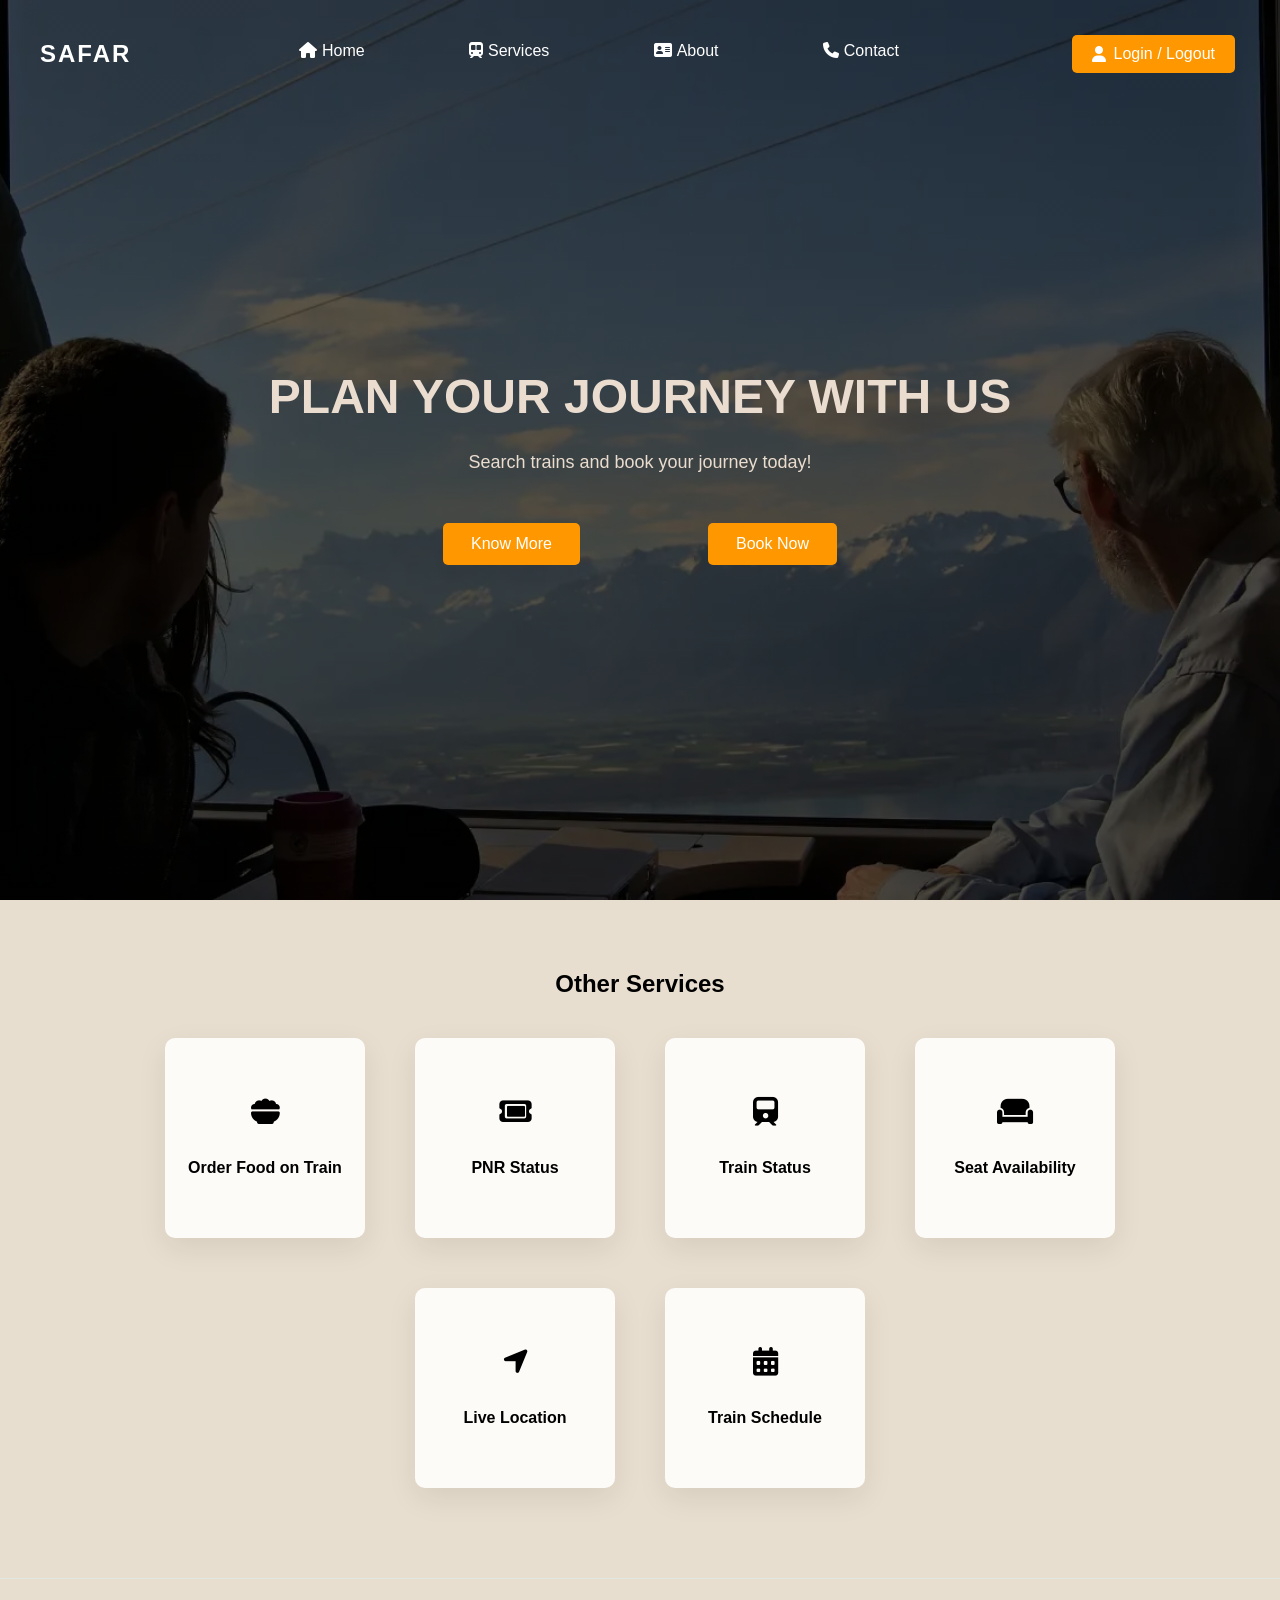
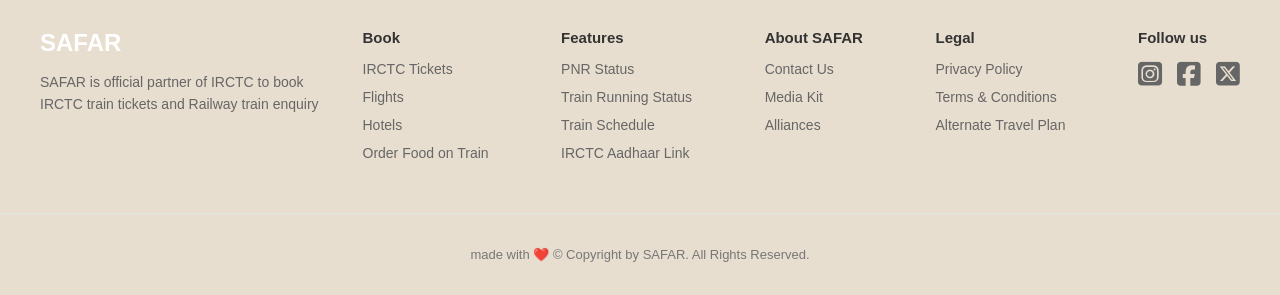
<file: Home page/index.html>
<!DOCTYPE html>
<html lang="en">

<head>
    <meta charset="UTF-8">
    <meta name="viewport" content="width=device-width, initial-scale=1.0">
    <title>SAFAR</title>
    <link rel="stylesheet" href="styles.css">
    <link rel="stylesheet" href="https://cdnjs.cloudflare.com/ajax/libs/font-awesome/6.5.0/css/all.min.css">
</head>

<body>
    <nav class="navbar">
        <h2 class="logo">SAFAR</h2>
        <ul class="top-list">
            <li><span style="margin-right: 5px;"><i class="fa-solid fa-house"></i></span>Home</li>
            <li><span style="margin-right: 5px;"><i class="fa-solid fa-train-subway"></i></span>Services</li>
            <li><span style="margin-right: 5px;"><i class="fa-solid fa-address-card"></i></span>About</li>
            <li><span style="margin-right: 5px;"><i class="fa-solid fa-phone"></i></span>Contact</li>
        </ul>
        <a href="../login page/login.html" style="text-decoration: none;">
            <button class="btn"
                style="padding: 10px 20px; font-size: 16px; display: flex; align-items: center; gap: 8px;">
                <i class="fa-solid fa-user"></i> Login / Logout
            </button>
        </a>
    </nav>

    <section class="home">
        <div class="text-container">
            <h1 class="text"> PLAN YOUR JOURNEY WITH US</h1>
        </div>
        <p> Search trains and book your journey today!</p>
        <div class="buttons">
            <button class="btn">Know More</button>
            <button class="btn" id="book-now-btn">Book Now</button>
        </div>
        <!-- Modal moved to end of DOM to fix z-index stacking -->
    </section>

    <section class="about">
        <h1>Other Services</h1>
        <div class="services">
            <div class="service-card">
                <div class="service-link"><a href="#"><i class="fa-solid fa-bowl-food"></i></a></div>
                <p>Order Food on Train</p>
            </div>
            <div class="service-card">
                <div class="service-link"><a href="#"><i class="fa-solid fa-ticket"></i></a></div>
                <p>PNR Status</p>
            </div>
            <div class="service-card">
                <div class="service-link"><a href="#"><i class="fa-solid fa-train"></i></a></div>
                <p>Train Status</p>
            </div>
            <div class="service-card">
                <div class="service-link"><a href="#"><i class="fa-solid fa-couch"></i></a></div>
                <p>Seat Availability</p>
            </div>
            <div class="service-card">
                <div class="service-link"><a href="#"><i class="fa-solid fa-location-arrow"></i></a></div>
                <p>Live Location</p>
            </div>
            <div class="service-card">
                <div class="service-link"><a href="#"><i class="fa-solid fa-calendar-days"></i></a></div>
                <p>Train Schedule</p>
            </div>
        </div>
    </section>

    <footer class="site-footer">
        <div class="footer-container">
            <div class="footer-brand">
                <h2 class="footer-logo">SAFAR</h2>
                <p>SAFAR is official partner of IRCTC to book IRCTC train tickets and Railway train enquiry</p>
            </div>

            <div class="footer-links">
                <div class="footer-column">
                    <h4>Book</h4>
                    <ul>
                        <li><a href="#">IRCTC Tickets</a></li>
                        <li><a href="#">Flights</a></li>
                        <li><a href="#">Hotels</a></li>
                        <li><a href="#">Order Food on Train</a></li>
                    </ul>
                </div>

                <div class="footer-column">
                    <h4>Features</h4>
                    <ul>
                        <li><a href="#">PNR Status</a></li>
                        <li><a href="#">Train Running Status</a></li>
                        <li><a href="#">Train Schedule</a></li>
                        <li><a href="#">IRCTC Aadhaar Link</a></li>
                    </ul>
                </div>

                <div class="footer-column">
                    <h4>About SAFAR</h4>
                    <ul>
                        <li><a href="#">Contact Us</a></li>
                        <li><a href="#">Media Kit</a></li>
                        <li><a href="#">Alliances</a></li>
                    </ul>
                </div>

                <div class="footer-column">
                    <h4>Legal</h4>
                    <ul>
                        <li><a href="#">Privacy Policy</a></li>
                        <li><a href="#">Terms & Conditions</a></li>
                        <li><a href="#">Alternate Travel Plan</a></li>
                    </ul>
                </div>

                <div class="footer-column">
                    <h4>Follow us</h4>
                    <div class="social-icons">
                        <a href="#"><i class="fa-brands fa-square-instagram"></i></a> <a href="#"><i
                                class="fa-brands fa-square-facebook"></i></a> <a href="#"><i
                                class="fa-brands fa-square-x-twitter"></i></a>
                    </div>
                </div>
            </div>
        </div>
        <div class="footer-bottom">
            <p>made with ❤️ &copy; Copyright by SAFAR. All Rights Reserved.</p>
        </div>
    </footer>

    <div id="booking-modal" class="modal">
        <div class="modal-content">
            <span class="close-btn">&times;</span>
            <h2>Book Your Train</h2>
            <div class="form-group autocomplete">
                <label for="from-station"><i class="fa-solid fa-location-arrow"></i> From</label>
                <input type="text" id="from-station" placeholder="From" autocomplete="off">
                <div id="from-autocomplete-list" class="autocomplete-items"></div>
            </div>
            <div class="form-group autocomplete">
                <label for="to-station"><i class="fa-solid fa-location-dot"></i> To</label>
                <input type="text" id="to-station" placeholder="To" autocomplete="off">
                <div id="to-autocomplete-list" class="autocomplete-items"></div>
            </div>
            <div class="form-group">
                <label for="journey-date"><i class="fa-solid fa-calendar-days"></i> Date of Journey</label>
                <input type="date" id="journey-date">
            </div>
            <button class="btn search-btn" id="search-submit">Search Trains</button>
        </div>
    </div>

    <script src="script.js"></script>
</body>

</html>
</file>
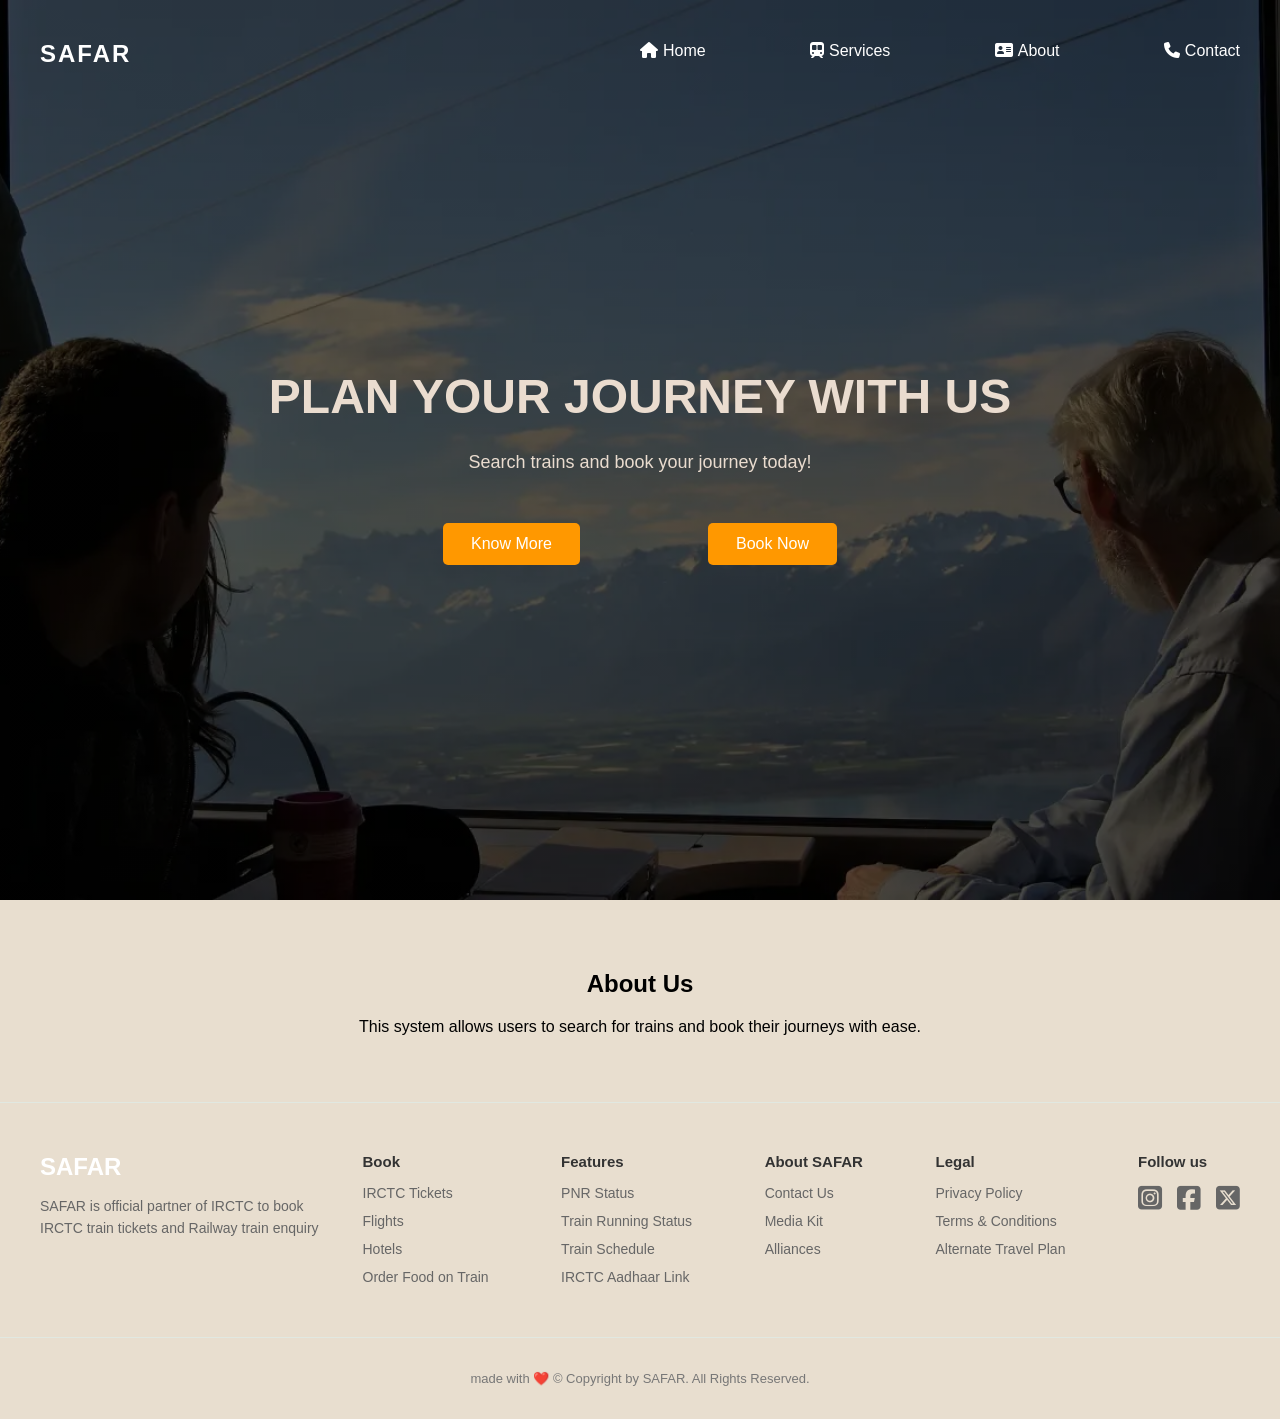
<file: HOME/index.html>
<!DOCTYPE html>
<html lang="en">

<head>
    <meta charset="UTF-8">
    <meta name="viewport" content="width=device-width, initial-scale=1.0">
    <title>SAFAR</title>
    <link rel="stylesheet" href="styles.css">
    <link rel="stylesheet" href="https://cdnjs.cloudflare.com/ajax/libs/font-awesome/6.5.0/css/all.min.css">
</head>

<body>
    <nav class="navbar">
        <h2 class="logo">SAFAR</h2>
        <ul class="top-list">
            <li><span style="margin-right: 5px;"><i class="fa-solid fa-house"></i></span>Home</li>
            <li><span style="margin-right: 5px;"><i class="fa-solid fa-train-subway"></i></span>Services</li>
            <li><span style="margin-right: 5px;"><i class="fa-solid fa-address-card"></i></span>About</li>
            <li><span style="margin-right: 5px;"><i class="fa-solid fa-phone"></i></span>Contact</li>
        </ul>
    </nav>

    <section class="home">
        <div class="text-container">
            <h1 class="text"> PLAN YOUR JOURNEY WITH US</h1>
        </div>
        <p> Search trains and book your journey today!</p>
        <div class="buttons">
            <button class="btn">Know More</button>
            <button class="btn" id="book-now-btn">Book Now</button>
        </div>
        <div id="booking-modal" class="modal">
            <div class="modal-content">
                <span class="close-btn">&times;</span>
                <h2>Book Your Train</h2>
                <div class="form-group autocomplete">
                    <label for="from-station"><i class="fa-solid fa-location-arrow"></i> From</label>
                    <input type="text" id="from-station" placeholder="From" autocomplete="off">
                    <div id="from-autocomplete-list" class="autocomplete-items"></div>
                </div>
                <div class="form-group autocomplete">
                    <label for="to-station"><i class="fa-solid fa-location-dot"></i> To</label>
                    <input type="text" id="to-station" placeholder="To" autocomplete="off">
                    <div id="to-autocomplete-list" class="autocomplete-items"></div>
                </div>
                <div class="form-group">
                    <label for="journey-date"><i class="fa-solid fa-calendar-days"></i> Date of Journey</label>
                    <input type="date" id="journey-date">
                </div>
                <button class="btn search-btn">Search Trains</button>
            </div>
        </div>
    </section>

    <section class="about">
        <h2>About Us</h2>
        <p>This system allows users to search for trains and book their journeys with ease.</p>
    </section>

    <footer class="site-footer">
        <div class="footer-container">
            <div class="footer-brand">
                <h2 class="footer-logo">SAFAR</h2>
                <p>SAFAR is official partner of IRCTC to book IRCTC train tickets and Railway train enquiry</p>
            </div>

            <div class="footer-links">
                <div class="footer-column">
                    <h4>Book</h4>
                    <ul>
                        <li><a href="#">IRCTC Tickets</a></li>
                        <li><a href="#">Flights</a></li>
                        <li><a href="#">Hotels</a></li>
                        <li><a href="#">Order Food on Train</a></li>
                    </ul>
                </div>

                <div class="footer-column">
                    <h4>Features</h4>
                    <ul>
                        <li><a href="#">PNR Status</a></li>
                        <li><a href="#">Train Running Status</a></li>
                        <li><a href="#">Train Schedule</a></li>
                        <li><a href="#">IRCTC Aadhaar Link</a></li>
                    </ul>
                </div>

                <div class="footer-column">
                    <h4>About SAFAR</h4>
                    <ul>
                        <li><a href="#">Contact Us</a></li>
                        <li><a href="#">Media Kit</a></li>
                        <li><a href="#">Alliances</a></li>
                    </ul>
                </div>

                <div class="footer-column">
                    <h4>Legal</h4>
                    <ul>
                        <li><a href="#">Privacy Policy</a></li>
                        <li><a href="#">Terms & Conditions</a></li>
                        <li><a href="#">Alternate Travel Plan</a></li>
                    </ul>
                </div>

                <div class="footer-column">
                    <h4>Follow us</h4>
                    <div class="social-icons">
                        <a href="#"><i class="fa-brands fa-square-instagram"></i></a> <a href="#"><i
                                class="fa-brands fa-square-facebook"></i></a> <a href="#"><i
                                class="fa-brands fa-square-x-twitter"></i></a>
                    </div>
                </div>
            </div>
        </div>
        <div class="footer-bottom">
            <p>made with ❤️ &copy; Copyright by SAFAR. All Rights Reserved.</p>
        </div>
    </footer>

    <script src="script.js"></script>
</body>

</html>
</file>
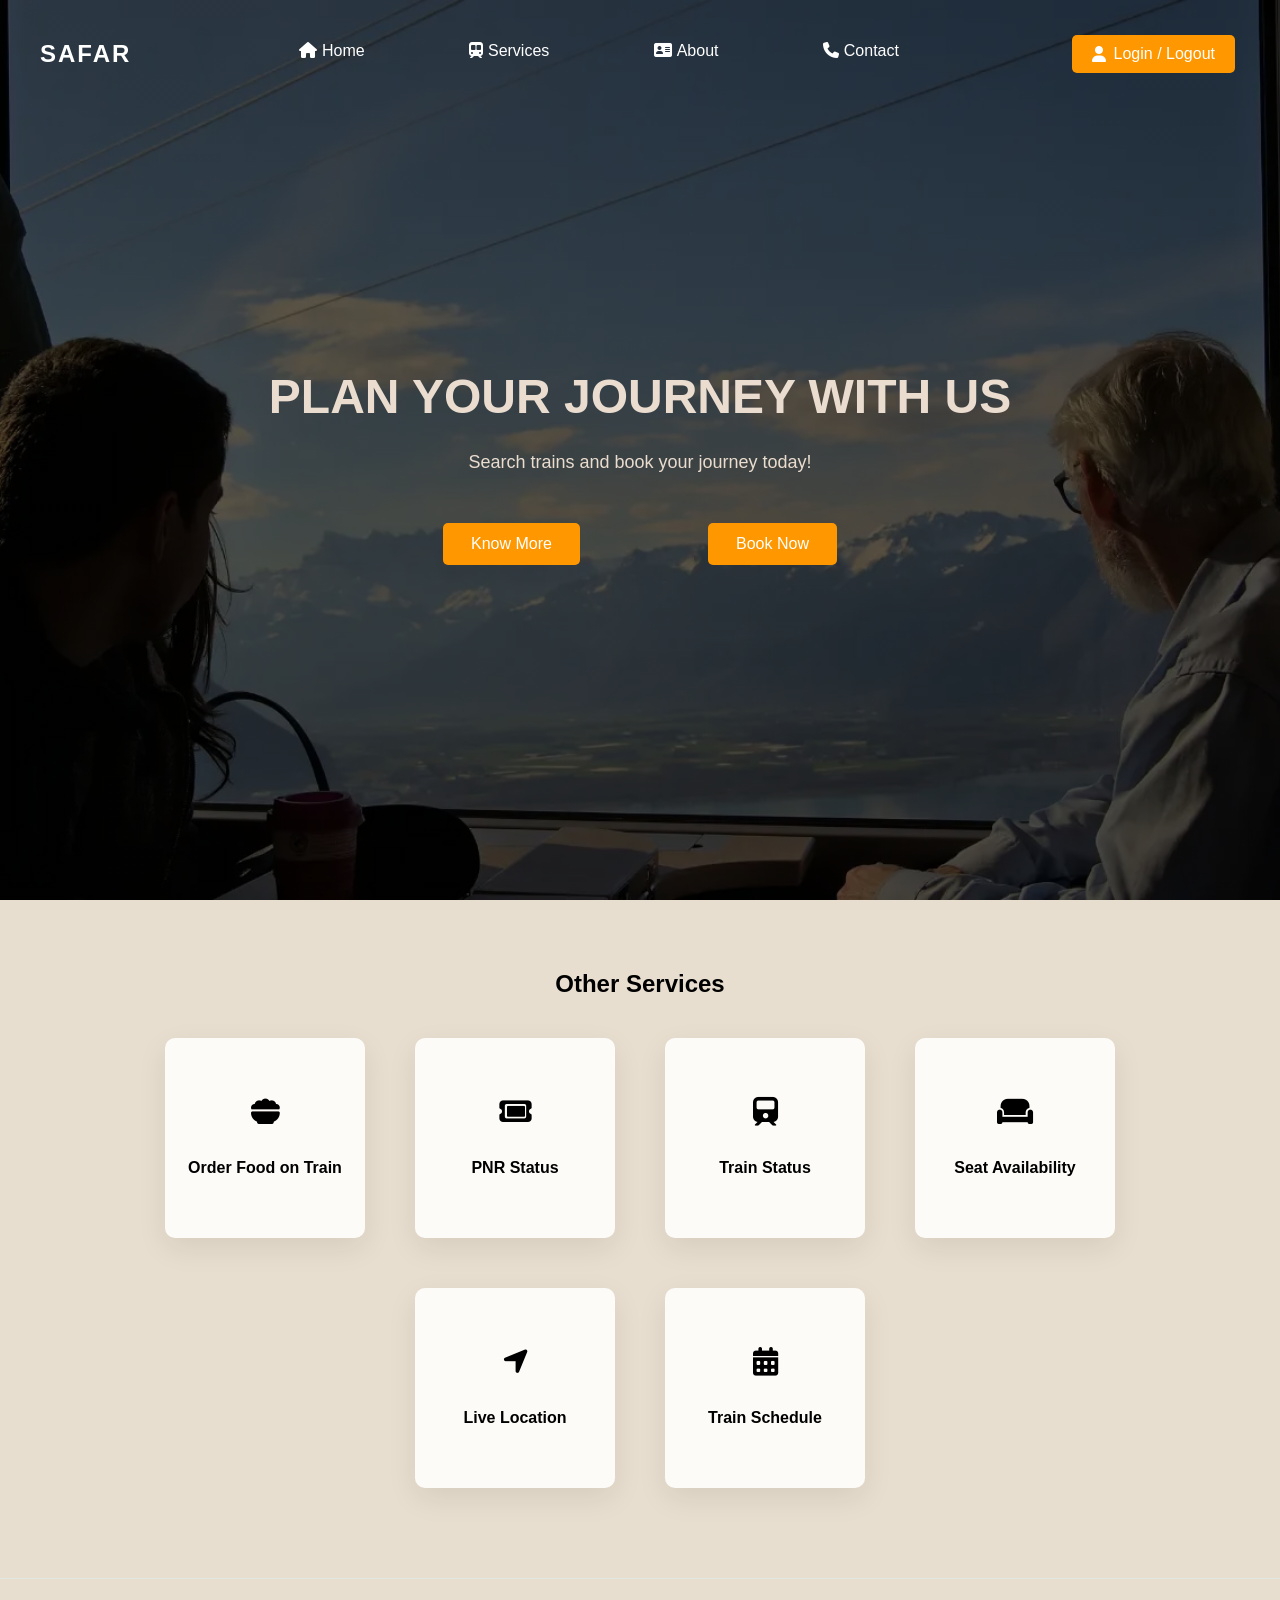
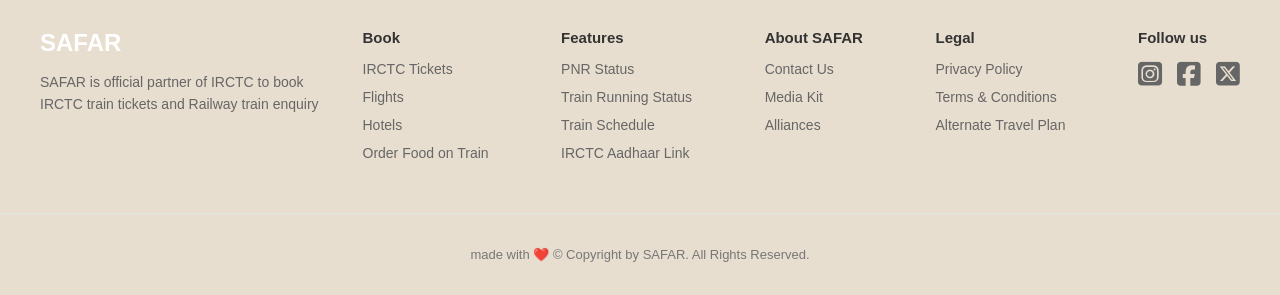
<file: result page/index.html>
<!DOCTYPE html>
<html lang="en">

<head>
    <meta charset="UTF-8">
    <meta name="viewport" content="width=device-width, initial-scale=1.0">
    <title>Trains Results - SAFAR</title>
    <link rel="stylesheet" href="styles.css">
    <link rel="stylesheet" href="https://cdnjs.cloudflare.com/ajax/libs/font-awesome/6.5.0/css/all.min.css">
    <link href="https://fonts.googleapis.com/css2?family=Poppins:wght@300;400;600&display=swap" rel="stylesheet">
    <nav class="navbar">
        <h2 class="logo"><i class="fa-solid fa-train"
                style="background: #ff9800; color: white; padding: 4px; border-radius: 4px;"></i> SAFAR</h2>
        <div class="nav-right">
            <a href="../Home page/index.html" class="nav-home">Home</a>
            <a href="../login page/login.html" class="nav-login"><i class="fa-regular fa-user"></i> Login</a>
        </div>
    </nav>

    <main class="results-main">
        <div class="back-nav">
            <a href="../Home page/index.html" class="back-link"><i class="fa-solid fa-arrow-left"
                    style="font-size: 12px;"></i> Back to search</a>
        </div>
        <div class="search-header">
            <h1><span id="from-name"></span> <i class="fa-solid fa-arrow-right highlight-arrow"></i> <span
                    id="to-name"></span></h1>
            <p id="search-date-display"></p>
        </div>

        <div class="sort-filter-container" id="sort-filter-container" style="display: none;">
            <label for="sortOptions"><i class="fa-solid fa-sort"></i> Sort By:</label>
            <select id="sortOptions" class="sort-select">
                <option value="default">Relevance (Default)</option>
                <option value="priceAsc">Price: Low to High</option>
                <option value="priceDesc">Price: High to Low</option>
                <option value="durationAsc">Duration: Shortest to Longest</option>
                <option value="durationDesc">Duration: Longest to Shortest</option>
            </select>
        </div>

        <div class="results-container" id="results-container">
            <!-- Train cards injected here -->
        </div>

        <div id="no-results" class="no-results" style="display: none;">
            <i class="fa-solid fa-triangle-exclamation fa-3x"></i>
            <h3>No trains found</h3>
            <p>Try searching for a different route or date.</p>
            <a href="../Home page/index.html"><button class="btn">Go Back</button></a>
        </div>
    </main>

    <script src="script.js"></script>
    </body>

</html>
</file>
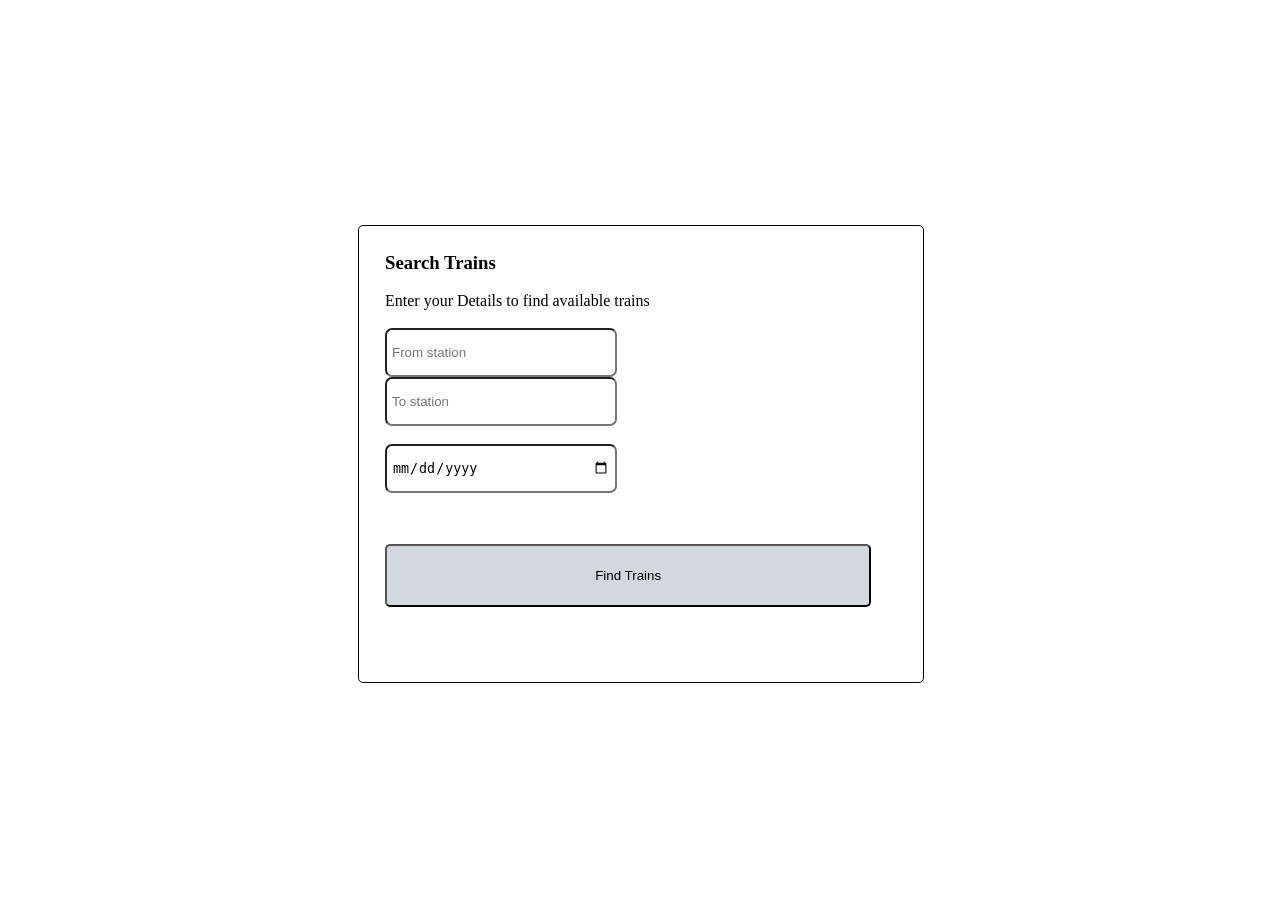
<file: search page/index.html>
<!DOCTYPE html>
<html lang="en">
<head>
    <meta charset="UTF-8">
    <meta name="viewport" content="width=device-width, initial-scale=1.0">
    <title>Search Trains</title>
    <link rel="stylesheet"    href="searchpagestyle.css">
</head>
<body>
    <div id="box">
        <h3>Search Trains</h3><br>
        <p>Enter your Details to find available trains</p><br>
    <div id="train"> 
        <input type="text" placeholder="From station " id="from">
        <input type="text" placeholder="To station" id="to">
    </div><br>
        <input type="date" placeholder="Enter Date" id="dt">
        <button type="button"  onclick="searchTrains()" id="butn" >Find Trains</button>
         
        
    </div>
    <script src="script.js"></script>
</body>
</html>
</file>
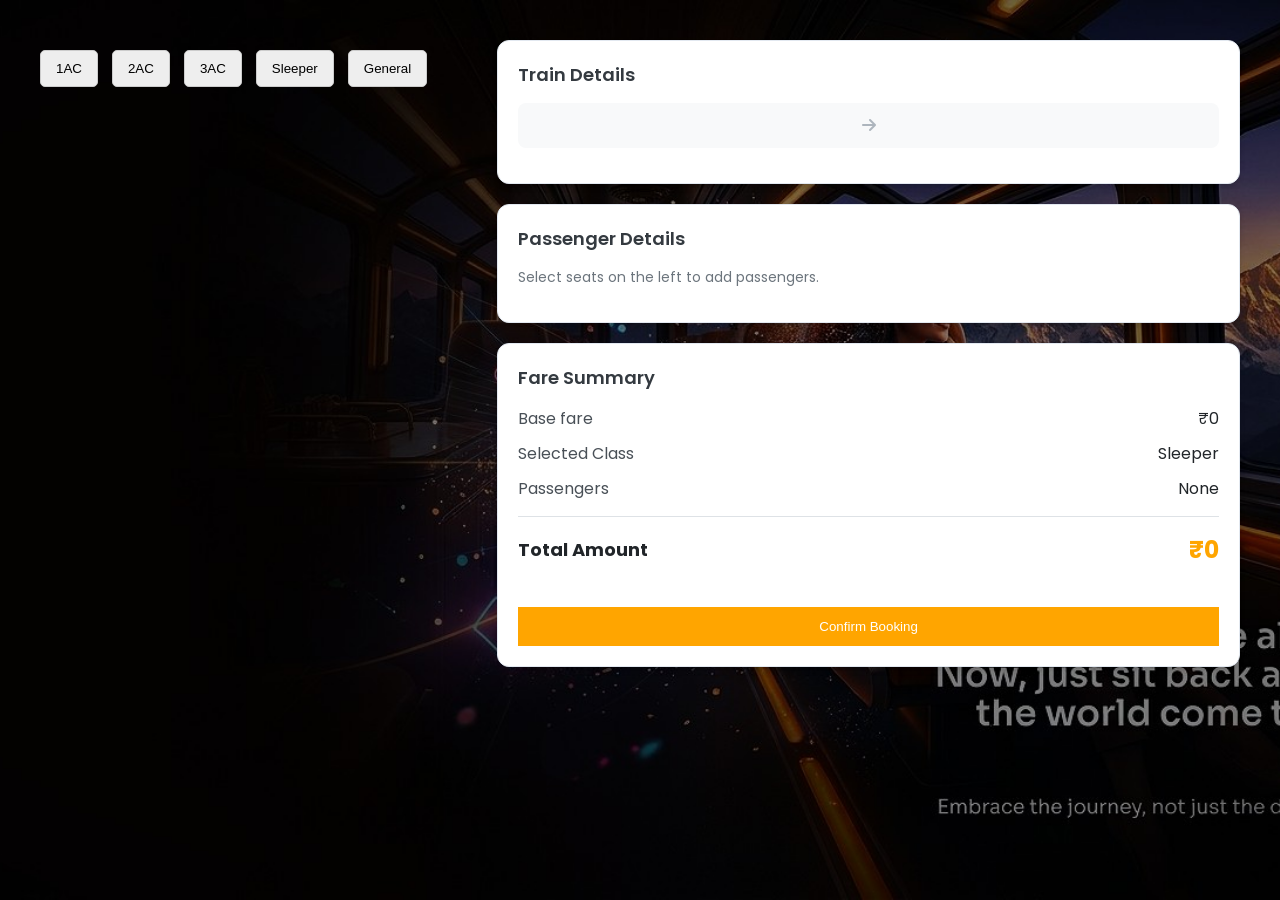
<file: seat selection/index.html>
<!DOCTYPE html>
<html>

<head>
    <meta charset="UTF-8">
    <meta name="viewport" content="width=device-width, initial-scale=1.0">
    <title>Seat Selection</title>
    <link rel="stylesheet" href="styles.css">
    <link rel="stylesheet" href="https://cdnjs.cloudflare.com/ajax/libs/font-awesome/6.5.0/css/all.min.css">
    <link href="https://fonts.googleapis.com/css2?family=Poppins:wght@300;400;600&display=swap" rel="stylesheet">
</head>

<body>

    <div class="main">
        <h2 id="trainInfo" style="color: white; margin-bottom: 20px; text-shadow: 1px 1px 2px black;"></h2>

        <div class="left">
            <div class="classes">
                <button onclick="selectClass('1AC')">1AC</button>
                <button onclick="selectClass('2AC')">2AC</button>
                <button onclick="selectClass('3AC')">3AC</button>
                <button onclick="selectClass('Sleeper')">Sleeper</button>
                <button onclick="selectClass('General')">General</button>
            </div>

            <div id="seatContainer"></div>
        </div>

        <div class="right-panel">
            <div class="info-card">
                <h3 class="card-title">Train Details</h3>
                <h4 id="train-name-display" style="color: #007bff; margin: 0 0 5px 0;"></h4>
                <p id="train-num-display" style="color: #6c757d; font-size: 14px; margin: 0 0 15px 0;"></p>
                <div class="route-display">
                    <div class="route-point">
                        <span id="route-from" style="font-weight: bold;"></span>
                        <span id="route-from-time" style="color: #6c757d; font-size: 14px; display: block;"></span>
                    </div>
                    <div class="route-arrow"><i class="fa-solid fa-arrow-right"></i></div>
                    <div class="route-point" style="text-align: right;">
                        <span id="route-to" style="font-weight: bold;"></span>
                        <span id="route-to-time" style="color: #6c757d; font-size: 14px; display: block;"></span>
                    </div>
                </div>
                <p id="route-date" style="margin-top: 15px; color: #495057; font-size: 14px;"></p>
            </div>

            <div class="info-card">
                <h3 class="card-title">Passenger Details</h3>
                <p style="font-size: 14px; color: #6c757d; margin-top: 0;">Select seats on the left to add passengers.
                </p>
                <div id="passengerForms">
                    <!-- Passenger inputs will be generated here -->
                </div>
            </div>

            <div class="info-card">
                <h3 class="card-title">Fare Summary</h3>
                <div style="display: flex; justify-content: space-between; margin-bottom: 10px;">
                    <span id="fare-label" style="color: #495057;">Base fare</span>
                    <span id="base-fare-display">₹0</span>
                </div>
                <div style="display: flex; justify-content: space-between; margin-bottom: 10px;">
                    <span style="color: #495057;">Selected Class</span>
                    <span id="summaryClass">Sleeper</span>
                </div>
                <div style="display: flex; justify-content: space-between; margin-bottom: 10px;">
                    <span style="color: #495057;">Passengers</span>
                    <span id="seatListSummary">None</span>
                </div>
                <hr style="border: 0; border-top: 1px solid #dee2e6; margin: 15px 0;">
                <div style="display: flex; justify-content: space-between; align-items: center; margin-bottom: 20px;">
                    <span style="font-size: 18px; font-weight: bold;">Total Amount</span>
                    <span style="font-size: 24px; font-weight: bold; color: orange;">₹<span
                            id="totalFare">0</span></span>
                </div>
                <button type="button" class="confirm" onclick="confirmBooking()">Confirm Booking</button>
            </div>
        </div>

        <div id="popup" class="popup">
            <div class="popup-content">

                <h2>Booking Confirmed!</h2>

                <p id="popupSeats"></p>
                <div id="popupPassengers" style="margin-bottom: 10px; font-weight: bold;"></div>
                <p id="popupClass"></p>
                <p id="popupFare"></p>

                <button onclick="closePopup()">OK</button>

            </div>
        </div>

    </div>

    <script src="seat.js"></script>
</body>

</html>
</file>
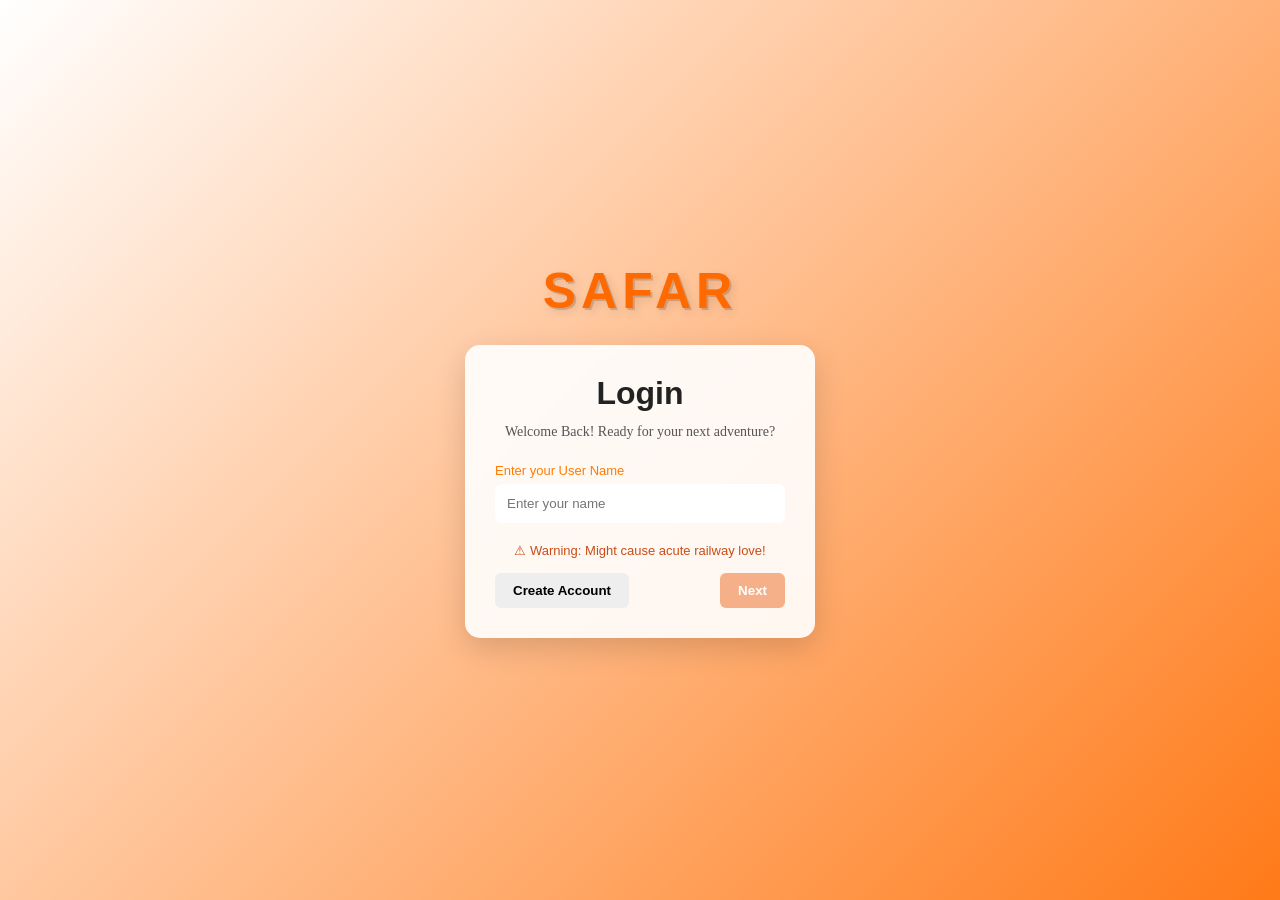
<file: login page/login.html>
<!DOCTYPE html>
<html lang="en">

<head>
    <meta charset="UTF-8">
    <meta name="viewport" content="width=device-width, initial-scale=1.0">
    <title>SAFAR Login</title>
    <link rel="stylesheet" href="style.css">
</head>

<body>

    <div class="container">

        <h2 class="brand">SAFAR</h2>

        <div id="step1" class="card active">
            <h1>Login</h1>
            <p class="subtitle">Welcome Back! Ready for your next adventure?</p>

            <div class="input-group">
                <label>Enter your User Name</label>
                <input type="text" id="name" placeholder="Enter your name">
            </div>

            <p class="warning">⚠ Warning: Might cause acute railway love!</p>

            <div class="btns">
                <button class="secondary">Create Account</button>
                <button id="nextBtn" disabled>Next</button>
            </div>
        </div>

        <!-- STEP 2 -->
        <div id="step2" class="card">
            <h1>Welcome</h1>
            <p id="userName"></p>

            <div class="input-group">
                <label>Enter your password</label>
                <input type="password" id="password">
            </div>

            <div class="checkbox">
                <input type="checkbox" id="agree">
                <label>I agree to terms & conditions</label>
            </div>

            <div class="checkbox">
                <input type="checkbox" id="showPass">
                <label>Show password</label>
            </div>
            <div class="btns">
                <button id="backBtn" class="secondary">Back</button>
                <a href="../Home page/index.html"><button id="loginBtn" disabled>Login</button></a>
            </div>
        </div>

    </div>

    <script src="script.js"></script>
</body>

</html>
</file>
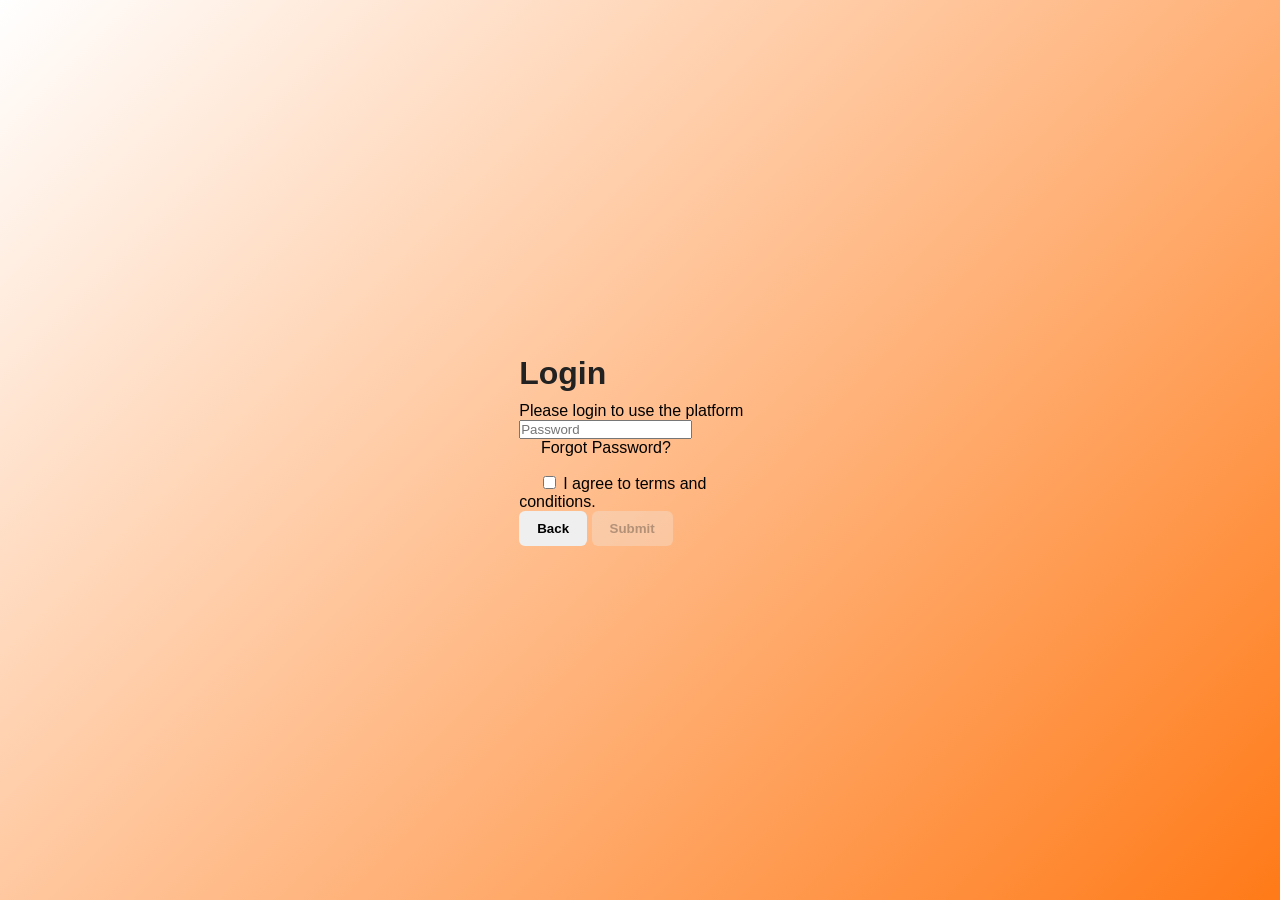
<file: login page/login1.html>
<!DOCTYPE html>
<html lang="en">
<head>
    <meta charset="UTF-8">
    <meta name="viewport" content="width=device-width, initial-scale=1.0">
    <title>login page</title>
    <link rel="stylesheet" href="style.css">
</head>
<body>
    
        <div id="container">
            <div class="ct">
        <h1>Login</h1>
       
       Please login to use the platform 
       <br>
       <div class="in">
     <input type="Password" placeholder="Password" id="Password">
     </div>  </div>
     <p style="margin-left: 9%;">
     Forgot Password?
       </p>
       <br> 
       <input type="checkbox" value="I agree to terms and conditions." style="margin-left:10% ; margin-right: 1%;  margin-top: 1;" id="agree"> I agree to terms and
        conditions.
    <div id="btns">
     <button onclick="location.href='login.html'">Back</button>
        <button type="submit" id="submit" disabled>Submit</button>
        </div>
    
    </div>
    <script >
         let password = document.getElementById('Password')
    let checkbox = document.getElementById('agree')
        let sub = document.getElementById('submit')

        
        checkbox.addEventListener('change', () => {
            if (checkbox.checked && password.value!== "") {
               sub.disabled=false; 
            } else {
                sub.disabled = true;
            }
        });
        
        
       

        password.addEventListener('keyup', () => {
            if (password.value !== "" && checkbox.checked) {
               sub.disabled=false; 
            } else {
                sub.disabled = true;
            }
        });
       
</script>
</body>
</html>
</file>
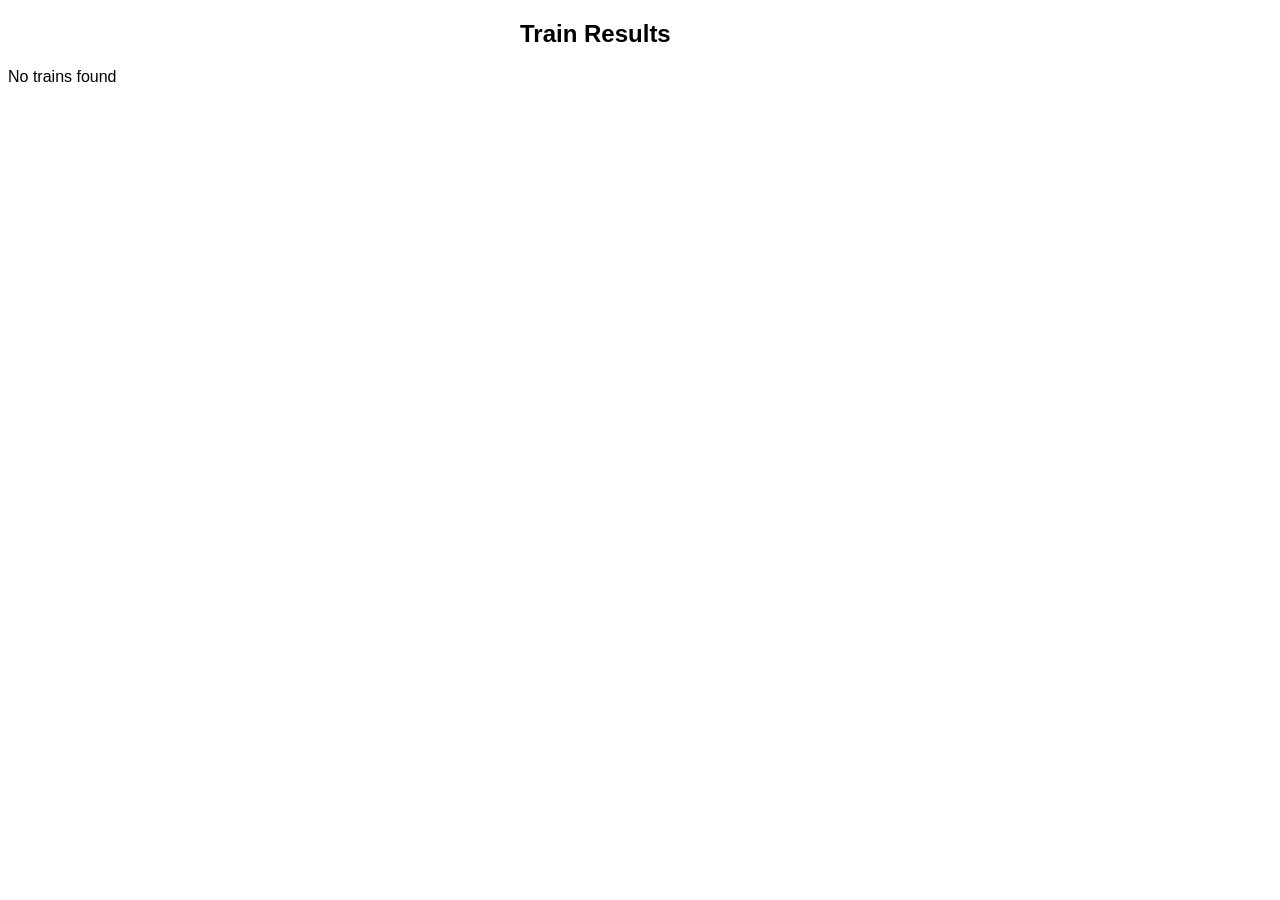
<file: search page/result.html>
<!DOCTYPE html>
<html lang="en">
<head>
    <meta charset="UTF-8">
    <meta name="viewport" content="width=device-width, initial-scale=1.0">
    <title>Available Trains</title>
    <Style>
        body{
            font-family: Arial, sans_serif;
            
        }
        
        
    </Style>
</head>
<body>
    <h2 style="margin-left:40vw ;">Train Results</h2>
    <div id="result"></div>
    <script src="result.js"></script>
</body>
</html>
</file>
<file: Home page/styles.css>
body {
    margin: 0;
    padding: 0;
    font-family: Arial, sans-serif;
    background-color: #e8decf;
    overflow-x: hidden;
    box-sizing: border-box;
}

.logo {
    font-size: 24px;
    font-weight: bold;
    letter-spacing: 2px;
}

.navbar {
    position: absolute;
    top: 0;
    left: 0;
    width: 100%;
    z-index: 10;

    display: flex;
    justify-content: space-between;
    align-items: center;

    padding: 20px 40px;
    color: white;
    box-sizing: border-box;
}

.navbar ul {
    list-style: none;
    display: flex;
    gap: 30px;
    margin: 0;
    padding: 0;
    width: 50%;
    justify-content: space-between;
}

.navbar li {
    cursor: pointer;
    list-style-type: none;
    position: relative;
    padding-bottom: 5px;
}

.navbar li::after {
    content: '';
    position: absolute;
    width: 0;
    height: 2px;
    bottom: 0;
    left: 0;
    background-color: #ff9800;
    transition: width 0.3s ease-in-out;
}

.navbar li:hover::after {
    width: 100%;
}

.home {
    height: 100vh;
    background: linear-gradient(rgba(0, 0, 0, 0.6),
            rgba(0, 0, 0, 0.6)), url("bg.jpg") no-repeat center/cover;

    color: rgb(234, 220, 207);
    display: flex;
    flex-direction: column;
    justify-content: center;
    align-items: center;
    text-align: center;
    width: 100%;
    animation: fadebackground 1s ease-in-out forwards;

}

.home h1 {
    font-size: 48px;
    margin-bottom: 10px;
}

.home p {
    font-size: 18px;
    margin-bottom: 20px;
}

.buttons {
    margin-top: 25px;
    justify-content: space-evenly;
    width: 50%;
    display: flex;

}

.btn {
    padding: 12px 28px;
    margin: 5px;
    border: none;
    border-radius: 5px;
    background: #ff9800;
    color: white;
    cursor: pointer;
    font-size: 16px;
    transition: 0.3s;

}

.btn:hover {
    background: #e68900;
}

.about {
    padding: 50px;
    text-align: center;
}


.site-footer {
    background-color: #e8decf;
    padding: 50px 0 20px 0;
    color: #444;
    font-size: 14px;

    border-top: 1px solid #e1e8e1;
}

.footer-container {
    display: flex;
    justify-content: space-between;
    max-width: 1200px;
    margin: 0 auto;
    padding: 0 40px;
    flex-wrap: wrap;
    gap: 30px;
}

.footer-brand {
    flex: 1;
    min-width: 200px;
}

.footer-logo {
    color: white;
    margin-top: 0;
    margin-bottom: 10px;
    font-size: 24px;
}

.footer-brand p {
    color: #666;
    line-height: 1.6;
}

.footer-links {
    flex: 3;
    display: flex;
    justify-content: space-between;
    flex-wrap: wrap;
    gap: 20px;
}

.footer-column h4 {
    color: #333;
    margin-top: 0;
    margin-bottom: 15px;
    font-size: 15px;
}

.footer-column ul {
    list-style: none;
    padding: 0;
    margin: 0;
}

.footer-column li {
    margin-bottom: 12px;
}

.footer-column a {
    text-decoration: none;
    color: #666;
    transition: color 0.2s;
}

.footer-column a:hover {
    color: #ff9800;
}

.social-icons {
    display: flex;
    gap: 15px;
}

.social-icons a {
    font-size: 20px;
    text-decoration: none;
    filter: grayscale(100%);
    transition: filter 0.2s;
}

.social-icons a:hover {
    filter: grayscale(0%);
}

.footer-bottom {
    text-align: center;
    border-top: 1px solid #e1e8e1;
    margin-top: 40px;
    padding-top: 20px;
    color: #777;
    font-size: 13px;
}


.modal {
    display: none;
    position: fixed;
    z-index: 1000;
    left: 0;
    top: 0;
    width: 100%;
    height: 100%;
    overflow: auto;
    background-color: rgba(0, 0, 0, 0.6);
    color: #333;
    text-align: left;
}

.modal-content {
    background-color: #fefefe;
    margin: 10% auto;
    padding: 30px;
    border: 1px solid #888;
    width: 90%;
    max-width: 500px;
    border-radius: 10px;
    box-shadow: 0 5px 15px rgba(0, 0, 0, 0.3);
    position: relative;
    top: -50px;
    animation: modalSlideIn 0.4s forwards;

}

.services {
    display: flex;
    flex-wrap: wrap;
    justify-content: center;
    gap: 50px;
    max-width: 1000px;
    margin: 40px auto;
}

.service-card {
    width: 200px;
    height: 200px;
    border-radius: 10px;
    background-color: #fdfbf7;
    display: flex;
    flex-direction: column;
    justify-content: center;
    align-items: center;
    text-align: center;
    box-shadow: 0 10px 30px rgba(0, 0, 0, 0.08);
    transition: transform 0.3s ease, box-shadow 0.3s ease;
}

.service-card a {
    text-decoration: none;
    color: black;
    font-size: 1.8rem;
}

.service-card p {
    font-weight: 600;
}

.service-card:hover {
    transform: translateY(-8px);
    box-shadow: 0 15px 35px rgba(0, 0, 0, 0.12);
    transition: transform 0.3s ease, box-shadow 0.3s ease;
}

.service-card:hover a {
    color: #ff9800;
    transition: color 0.3s ease;
}

.service-card:hover i {
    transform: scale(1.15);
    transition: transform 0.3s ease;
}

.service-card:hover .service-link {
    background-color: #e8decf;
    transition: background-color 1s ease;
}

.service-link {
    width: 60px;
    height: 60px;
    border-radius: 50%;

    display: flex;
    justify-content: center;
    align-items: center;
}

.service-link:hover {
    width: 60px;
    height: 60px;
    border-radius: 50%;
    color: #ff9800;
    display: flex;
    justify-content: center;
    align-items: center;
}

@keyframes modalSlideIn {
    to {
        top: 0;
    }
}

.close-btn {
    color: #aaa;
    float: right;
    font-size: 28px;
    font-weight: bold;
    cursor: pointer;
}

.close-btn:hover,
.close-btn:focus {
    color: #000;
    text-decoration: none;
}

.modal-content h2 {
    margin-top: 0;
    margin-bottom: 20px;
    text-align: center;
}

.form-group {
    margin-bottom: 20px;
    position: relative;
}

.form-group label {
    display: block;
    margin-bottom: 8px;
    font-weight: bold;
}

.form-group input {
    width: 100%;
    padding: 12px;
    font-size: 16px;
    border: 1px solid #ccc;
    border-radius: 6px;
    box-sizing: border-box;
}

.form-group input:focus {
    border-color: #ff9800;
    outline: none;
    box-shadow: 0 0 5px rgba(255, 152, 0, 0.4);
}

.search-btn {
    width: 100%;
    margin: 10px 0 0 0;
    font-size: 18px;
    padding: 14px;
}


.autocomplete {
    position: relative;
}

.autocomplete-items {
    position: absolute;
    border: 1px solid #d4d4d4;
    border-bottom: none;
    border-top: none;
    z-index: 99;
    top: 100%;
    left: 0;
    right: 0;
    max-height: 200px;
    overflow-y: auto;
    background-color: #fff;
    border-radius: 0 0 6px 6px;
    box-shadow: 0 4px 6px rgba(0, 0, 0, 0.1);
}

.autocomplete-items div {
    padding: 10px;
    cursor: pointer;
    background-color: #fff;
    border-bottom: 1px solid #d4d4d4;
    font-size: 14px;
}

.autocomplete-items div:hover,
.autocomplete-active {
    background-color: #e9e9e9 !important;
}

.autocomplete-items div strong {
    color: #ff9800;
}

.top-list {
    display: flex;
    justify-content: space-evenly;
}

.social-icons i {
    font-size: 1.7rem;
}

.text {
    width: 0;
    overflow: hidden;
    animation: typing 2s steps(27) forwards;
    white-space: nowrap;
}

.navbar,
.home p,
.home button,
.about {
    opacity: 0;
    animation: remaining 1.3s ease-in forwards;
    animation-delay: 2s;
}

@keyframes fadebackground {
    from {
        opacity: 0;
    }

    to {
        opacity: 1;
    }
}

@keyframes typing {
    from {
        width: 0;
    }

    to {
        width: 100%;
    }
}

@keyframes remaining {
    from {
        opacity: 0;
    }

    to {
        opacity: 1;
    }
}

/* Base Mobile Responsiveness */
@media (max-width: 768px) {
    .navbar {
        flex-direction: column;
        padding: 15px 20px;
    }
    
    .navbar ul {
        width: 100%;
        margin-top: 15px;
        flex-wrap: wrap;
        justify-content: center;
        gap: 15px;
    }
    
    .navbar li {
        font-size: 14px;
    }
    
    .home h1 {
        font-size: 5.5vw;
        margin-top: 20px;
    }
    
    .home p {
        font-size: 16px;
        padding: 0 15px;
    }
    
    .buttons {
        width: 90%;
        flex-direction: column;
        align-items: center;
        gap: 10px;
    }
    
    .btn {
        width: 100%;
    }
    
    .search-box {
        flex-direction: column;
        width: 90%;
        border-radius: 10px;
        padding: 15px;
        gap: 10px;
    }
    
    .input-group {
        border-right: none;
        border-bottom: 1px solid rgba(0,0,0,0.1);
        padding: 10px 0;
        width: 100%;
        box-sizing: border-box;
    }
    
    .input-group:last-child {
        border-bottom: none;
    }
    
    .search-btn {
        width: 100%;
        border-radius: 6px;
    }
    
    .footer-container {
        flex-direction: column;
        text-align: center;
        padding: 0 20px;
    }
    
    .footer-links {
        justify-content: center;
        width: 100%;
    }
    
    .footer-column {
        width: 100%;
        margin-bottom: 20px;
    }
    
    .social-icons {
        justify-content: center;
    }
}
</file>
<file: HOME/styles.css>
body {
    margin: 0;
    padding: 0;
    font-family: Arial, sans-serif;
    background-color: #e8decf;
    overflow-x: hidden;
    box-sizing: border-box;
}

.logo {
    font-size: 24px;
    font-weight: bold;
    letter-spacing: 2px;
}

.navbar {
    position: absolute;
    top: 0;
    left: 0;
    width: 100%;
    z-index: 10;

    display: flex;
    justify-content: space-between;
    align-items: center;

    padding: 20px 40px;
    color: white;
    box-sizing: border-box;
}

.navbar ul {
    list-style: none;
    display: flex;
    gap: 30px;
    margin: 0;
    padding: 0;
    width: 50%;
    justify-content: space-between;
}

.navbar li {
    cursor: pointer;
    list-style-type: none;
    position: relative;
    padding-bottom: 5px;
}

.navbar li::after {
    content: '';
    position: absolute;
    width: 0;
    height: 2px;
    bottom: 0;
    left: 0;
    background-color: #ff9800;
    transition: width 0.3s ease-in-out;
}

.navbar li:hover::after {
    width: 100%;
}

.home {
    height: 100vh;
    background: linear-gradient(rgba(0, 0, 0, 0.6),
            rgba(0, 0, 0, 0.6)), url("bg.jpg") no-repeat center/cover;

    color: rgb(234, 220, 207);
    display: flex;
    flex-direction: column;
    justify-content: center;
    align-items: center;
    text-align: center;
    width: 100%;
    animation: fadebackground 1s ease-in-out forwards;

}

.home h1 {
    font-size: 48px;
    margin-bottom: 10px;
}

.home p {
    font-size: 18px;
    margin-bottom: 20px;
}

.buttons {
    margin-top: 25px;
    justify-content: space-evenly;
    width: 50%;
    display: flex;

}

.btn {
    padding: 12px 28px;
    margin: 5px;
    border: none;
    border-radius: 5px;
    background: #ff9800;
    color: white;
    cursor: pointer;
    font-size: 16px;
    transition: 0.3s;

}

.btn:hover {
    background: #e68900;
}

.about {
    padding: 50px;
    text-align: center;
}


.site-footer {
    background-color: #e8decf;
    padding: 50px 0 20px 0;
    color: #444;
    font-size: 14px;

    border-top: 1px solid #e1e8e1;
}

.footer-container {
    display: flex;
    justify-content: space-between;
    max-width: 1200px;
    margin: 0 auto;
    padding: 0 40px;
    flex-wrap: wrap;
    gap: 30px;
}

.footer-brand {
    flex: 1;
    min-width: 200px;
}

.footer-logo {
    color: white;
    margin-top: 0;
    margin-bottom: 10px;
    font-size: 24px;
}

.footer-brand p {
    color: #666;
    line-height: 1.6;
}

.footer-links {
    flex: 3;
    display: flex;
    justify-content: space-between;
    flex-wrap: wrap;
    gap: 20px;
}

.footer-column h4 {
    color: #333;
    margin-top: 0;
    margin-bottom: 15px;
    font-size: 15px;
}

.footer-column ul {
    list-style: none;
    padding: 0;
    margin: 0;
}

.footer-column li {
    margin-bottom: 12px;
}

.footer-column a {
    text-decoration: none;
    color: #666;
    transition: color 0.2s;
}

.footer-column a:hover {
    color: #ff9800;
}

.social-icons {
    display: flex;
    gap: 15px;
}

.social-icons a {
    font-size: 20px;
    text-decoration: none;
    filter: grayscale(100%);
    transition: filter 0.2s;
}

.social-icons a:hover {
    filter: grayscale(0%);
}

.footer-bottom {
    text-align: center;
    border-top: 1px solid #e1e8e1;
    margin-top: 40px;
    padding-top: 20px;
    color: #777;
    font-size: 13px;
}


.modal {
    display: none;
    position: fixed;
    z-index: 1000;
    left: 0;
    top: 0;
    width: 100%;
    height: 100%;
    overflow: auto;
    background-color: rgba(0, 0, 0, 0.6);
    color: #333;
    text-align: left;
}

.modal-content {
    background-color: #fefefe;
    margin: 10% auto;
    padding: 30px;
    border: 1px solid #888;
    width: 90%;
    max-width: 500px;
    border-radius: 10px;
    box-shadow: 0 5px 15px rgba(0, 0, 0, 0.3);
    position: relative;
    top: -50px;
    animation: modalSlideIn 0.4s forwards;

}

@keyframes modalSlideIn {
    to {
        top: 0;
    }
}

.close-btn {
    color: #aaa;
    float: right;
    font-size: 28px;
    font-weight: bold;
    cursor: pointer;
}

.close-btn:hover,
.close-btn:focus {
    color: #000;
    text-decoration: none;
}

.modal-content h2 {
    margin-top: 0;
    margin-bottom: 20px;
    text-align: center;
}

.form-group {
    margin-bottom: 20px;
    position: relative;
}

.form-group label {
    display: block;
    margin-bottom: 8px;
    font-weight: bold;
}

.form-group input {
    width: 100%;
    padding: 12px;
    font-size: 16px;
    border: 1px solid #ccc;
    border-radius: 6px;
    box-sizing: border-box;
}

.form-group input:focus {
    border-color: #ff9800;
    outline: none;
    box-shadow: 0 0 5px rgba(255, 152, 0, 0.4);
}

.search-btn {
    width: 100%;
    margin: 10px 0 0 0;
    font-size: 18px;
    padding: 14px;
}


.autocomplete {
    position: relative;
}

.autocomplete-items {
    position: absolute;
    border: 1px solid #d4d4d4;
    border-bottom: none;
    border-top: none;
    z-index: 99;
    top: 100%;
    left: 0;
    right: 0;
    max-height: 200px;
    overflow-y: auto;
    background-color: #fff;
    border-radius: 0 0 6px 6px;
    box-shadow: 0 4px 6px rgba(0, 0, 0, 0.1);
}

.autocomplete-items div {
    padding: 10px;
    cursor: pointer;
    background-color: #fff;
    border-bottom: 1px solid #d4d4d4;
    font-size: 14px;
}

.autocomplete-items div:hover,
.autocomplete-active {
    background-color: #e9e9e9 !important;
}

.autocomplete-items div strong {
    color: #ff9800;
}

.top-list {
    display: flex;
    justify-content: space-evenly;
}

.social-icons i {
    font-size: 1.7rem;
}

.text {
    width: 0;
    overflow: hidden;
    animation: typing 2s steps(27) forwards;
    white-space: nowrap;
}

.navbar,
.home p,
.home button,
.about {
    opacity: 0;
    animation: remaining 1.3s ease-in forwards;
    animation-delay: 2s;
}

@keyframes fadebackground {
    from {
        opacity: 0;
    }

    to {
        opacity: 1;
    }
}

@keyframes typing {
    from {
        width: 0;
    }

    to {
        width: 100%;
    }
}

@keyframes remaining {
    from {
        opacity: 0;
    }

    to {
        opacity: 1;
    }
}
</file>
<file: result page/styles.css>
body {
    margin: 0;
    padding: 0;
    font-family: 'Poppins', Arial, sans-serif;
    background-color: #f8fafc;
    color: #333;
    display: flex;
    flex-direction: column;
    min-height: 100vh;
}

.navbar {
    background-color: #ffffff;
    display: flex;
    justify-content: space-between;
    align-items: center;
    padding: 15px 40px;
    border-bottom: 1px solid #e2e8f0;
}

.logo {
    font-size: 20px;
    font-weight: 700;
    color: #0f172a;
    margin: 0;
    display: flex;
    align-items: center;
    gap: 8px;
}

.nav-right {
    display: flex;
    align-items: center;
    gap: 30px;
}

.nav-home {
    color: #64748b;
    text-decoration: none;
    font-size: 14px;
}

.nav-login {
    display: flex;
    align-items: center;
    gap: 8px;
    padding: 6px 16px;
    border: 1px solid #e2e8f0;
    border-radius: 20px;
    color: #0f172a;
    text-decoration: none;
    font-size: 14px;
    transition: all 0.2s;
}

.nav-login:hover {
    background: #f8fafc;
}

.back-nav {
    margin-bottom: 25px;
    display: flex;
    justify-content: flex-start;
}

.back-link {
    display: inline-flex;
    align-items: center;
    gap: 8px;
    color: #64748b;
    text-decoration: none;
    font-size: 13px;
    transition: color 0.2s;
}

.back-link:hover {
    color: #0f172a;
}

.btn {
    padding: 10px 20px;
    border: none;
    border-radius: 5px;
    background: #ff9800;
    color: white;
    cursor: pointer;
    font-size: 16px;
    font-family: 'Poppins', sans-serif;
    font-weight: 600;
    transition: all 0.3s ease;
    box-shadow: 0 4px 6px rgba(255, 152, 0, 0.3);
}

.book-btn {
    padding: 8px 16px;
    font-size: 14px;
}

.btn:hover {
    background: #e68900;
    transform: translateY(-2px);
    box-shadow: 0 6px 12px rgba(255, 152, 0, 0.4);
}

.login-btn {
    display: flex;
    align-items: center;
    gap: 8px;
}

.results-main {
    flex: 1;
    padding: 30px 40px;
    max-width: 900px;
    margin: 0 auto;
    width: 100%;
    box-sizing: border-box;
}

.search-header {
    text-align: left;
    margin-bottom: 30px;
}

.search-header h1 {
    font-size: 2rem;
    margin: 0 0 5px 0;
    color: #0f172a;
    font-weight: 700;
}

.highlight-arrow {
    color: #ff9800;
    font-size: 1.2rem;
    margin: 0 10px;
    vertical-align: middle;
}

#search-date-display {
    font-size: 0.95rem;
    color: #64748b;
    margin: 0;
}

.loading-state,
.no-results {
    text-align: center;
    color: #666;
    margin-top: 50px;
}

.loading-state i,
.no-results i {
    color: #ff9800;
    margin-bottom: 15px;
}

.sort-filter-container {
    display: flex;
    justify-content: flex-end;
    align-items: center;
    margin-bottom: 20px;
    gap: 10px;
    font-size: 14px;
    color: #64748b;
}

.sort-select {
    padding: 8px 12px;
    border: 1px solid #e2e8f0;
    border-radius: 6px;
    font-family: 'Poppins', sans-serif;
    font-size: 14px;
    color: #333;
    outline: none;
    cursor: pointer;
    background-color: #fff;
    transition: border-color 0.2s, box-shadow 0.2s;
}

.sort-select:focus {
    border-color: #ff9800;
    box-shadow: 0 0 0 2px rgba(255, 152, 0, 0.2);
}

.results-container {
    display: flex;
    flex-direction: column;
    gap: 20px;
}

.train-card {
    background: #ffffff;
    border-radius: 8px;
    padding: 12px 16px;
    box-shadow: 0 2px 4px -1px rgb(0 0 0 / 0.1), 0 1px 2px -1px rgb(0 0 0 / 0.05);
    border: 1px solid #e2e8f0;
    display: flex;
    justify-content: space-between;
    align-items: center;
    transition: transform 0.3s, box-shadow 0.3s;
}

.train-card:hover {
    box-shadow: 0 4px 6px -1px rgb(0 0 0 / 0.1), 0 2px 4px -2px rgb(0 0 0 / 0.1);
    transform: translateY(-2px);
}

.train-info {
    display: flex;
    flex: 1;
    align-items: center;
    gap: 15px;
}

.train-title-wrapper {
    width: 240px;
}

.train-title-wrapper h2 {
    margin: 0;
    color: #0f172a;
    font-size: 0.95rem;
    font-weight: 600;
}

.train-title-wrapper .train-id {
    font-size: 0.75rem;
    color: #64748b;
    margin-top: 2px;
    display: inline-block;
}

.train-timing {
    display: flex;
    align-items: center;
    gap: 15px;
    flex: 1;
    margin-top: 0;
}

.time-box {
    text-align: center;
}

.time {
    font-size: 1rem;
    font-weight: 700;
    color: #0f172a;
}

.station {
    font-size: 0.75rem;
    color: #64748b;
}

.duration {
    font-size: 0.75rem;
    color: #64748b;
    position: relative;
    padding: 0 15px;
    min-width: 80px;
    text-align: center;
}

.duration::before {
    content: '';
    position: absolute;
    width: 100%;
    height: 1px;
    background: #cbd5e1;
    top: 50%;
    left: 0;
    z-index: 1;
}

.duration span {
    background: #fff;
    padding: 0 4px;
    position: relative;
    z-index: 2;
    display: inline-block;
    color: #64748b;
}

.train-action {
    text-align: right;
    display: flex;
    flex-direction: column;
    gap: 10px;
    align-items: center;
}

.fare {
    font-size: 1.2rem;
    font-weight: 700;
    color: #ff9800;
}

.availability {
    font-size: 0.875rem;
    color: #10b981;
    font-weight: 500;
}

/* Footer Styles */
.site-footer {
    background-color: #e8decf;
    padding: 50px 0 20px 0;
    color: #444;
    font-size: 14px;
    border-top: 1px solid #e1e8e1;
    margin-top: auto;
}

.footer-container {
    display: flex;
    justify-content: space-between;
    max-width: 1200px;
    margin: 0 auto;
    padding: 0 40px;
    flex-wrap: wrap;
    gap: 30px;
}

.footer-brand {
    flex: 1;
    min-width: 200px;
}

.footer-logo {
    color: white;
    margin-top: 0;
    margin-bottom: 10px;
    font-size: 24px;
    letter-spacing: 2px;
}

.footer-brand p {
    color: #666;
    line-height: 1.6;
}

.footer-links {
    flex: 3;
    display: flex;
    justify-content: space-between;
    flex-wrap: wrap;
    gap: 20px;
}

.footer-column h4 {
    color: #333;
    margin-top: 0;
    margin-bottom: 15px;
    font-size: 15px;
}

.footer-column ul {
    list-style: none;
    padding: 0;
    margin: 0;
}

.footer-column li {
    margin-bottom: 12px;
}

.footer-column a {
    text-decoration: none;
    color: #666;
    transition: color 0.2s;
}

.footer-column a:hover {
    color: #ff9800;
}

.social-icons {
    display: flex;
    gap: 15px;
}

.social-icons a {
    font-size: 20px;
    text-decoration: none;
    filter: grayscale(100%);
    transition: filter 0.2s;
}

.social-icons a:hover {
    filter: grayscale(0%);
}

.footer-bottom {
    text-align: center;
    border-top: 1px solid #e1e8e1;
    margin-top: 40px;
    padding-top: 20px;
    color: #777;
    font-size: 13px;
}

@keyframes fadeInDown {
    from {
        opacity: 0;
        transform: translateY(-30px);
    }

    to {
        opacity: 1;
        transform: translateY(0);
    }
}

@keyframes fadeInUp {
    from {
        opacity: 0;
        transform: translateY(30px);
    }

    to {
        opacity: 1;
        transform: translateY(0);
    }
}

@media (max-width: 768px) {
    .navbar {
        flex-direction: column;
        gap: 15px;
        padding: 15px 20px;
    }

    .nav-right {
        width: 100%;
        justify-content: center;
        flex-wrap: wrap;
    }

    .search-header h1 {
        font-size: 1.5rem;
    }

    .highlight-arrow {
        font-size: 1rem;
    }

    .results-main {
        padding: 20px;
    }

    .train-card {
        flex-direction: column;
        gap: 20px;
        align-items: stretch;
        padding: 15px;
    }

    .train-info {
        flex-direction: column;
        align-items: flex-start;
        width: 100%;
    }

    .train-timing {
        flex-wrap: wrap;
        width: 100%;
    }

    .duration {
        padding: 0 5px;
        min-width: 50px;
    }

    .train-action {
        width: 100%;
        flex-direction: row;
        justify-content: space-between;
        align-items: center;
        margin-left: 0;
        margin-top: 10px;
    }
}
</file>
<file: search page/searchpagestyle.css>
*{
    margin: 0;
    padding: 0;
    
}
#box{
    margin-left:28vw;
    border: 1px solid black;
    margin-top:25vh;
    width:40vw ;
    height:45vh ;
    border-radius: 5px;
    padding:2%;
    display: flex;
    flex-direction: column;
    
    z-index: 5;
}
#train>input{
width: 17vw;
height: 5vh;
margin-right:5%;
border-radius: 7px;
padding: 0px 5px;
 
}
#dt{
    
    width: 17vw;
height: 5vh;
border-radius: 7px;
padding: 0px 5px;
margin-bottom:10%;
 
}
#butn{
     width: 38vw;
height: 7vh;
border-radius: 5px;
padding: 0px 5px;
 background-color: rgb(211, 216, 222);
}
</file>
<file: seat selection/styles.css>
body {
    margin: 0;
    background: url("seatbg.jpg") no-repeat center;
    background-size: cover;
    background-attachment: fixed;
    font-family: 'Poppins', sans-serif;
}

.main {
    display: flex;
    gap: 60px;
    align-items: flex-start;
    max-width: 1200px;
    margin: 40px auto;
    padding: 0 40px;
}

.right-panel {
    display: flex;
    flex-direction: column;
    gap: 20px;
    flex: 1;
}

.info-card {
    background: #ffffff;
    border-radius: 12px;
    padding: 20px;
    box-shadow: 0 4px 6px -1px rgb(0 0 0 / 0.1), 0 2px 4px -2px rgb(0 0 0 / 0.1);
    border: 1px solid #e2e8f0;
    color: #212529;
}

.card-title {
    margin-top: 0;
    margin-bottom: 15px;
    font-size: 18px;
    color: #343a40;
    font-weight: 600;
}

.route-display {
    display: flex;
    justify-content: space-between;
    align-items: center;
    background: #f8f9fa;
    padding: 10px;
    border-radius: 8px;
}

.route-arrow {
    color: #adb5bd;
}

#trainInfo {
    position: absolute;
    top: -60px;
    left: 0;
    width: 100%;
}

.passenger-form {
    background: #f8f9fa;
    padding: 15px;
    border-radius: 8px;
    margin-bottom: 15px;
    border: 1px solid #dee2e6;
}

.passenger-form p {
    font-size: 14px;
    color: #495057;
    margin: 0 0 10px 0;
    font-weight: bold;
}

.inputs-row {
    display: flex;
    gap: 15px;
}

.passenger-form input {
    padding: 10px;
    border: 1px solid #ced4da;
    border-radius: 4px;
    box-sizing: border-box;
}

.passenger-form input[type="text"] {
    flex: 3;
}

.passenger-form input[type="number"] {
    flex: 1;
}

.passenger-form input:focus {
    outline: none;
    border-color: #80bdff;
    box-shadow: 0 0 0 0.2rem rgba(0, 123, 255, .25);
}

.classes {
    text-align: left;
}

.classes button {
    margin: 10px 10px 10px 0;
    padding: 10px 15px;
    border-radius: 5px;
    border: 1px solid #ccc;
    background: #eee;
    cursor: pointer;
}

.classes button:hover {
    background: rgb(222, 160, 45);
    color: white;
}

#seatContainer {
    margin-top: 20px;
}

.row {
    display: flex;
    justify-content: flex-start;
}

.row:nth-child(2n) {
    margin-bottom: 25px;
}

.seat {
    width: 40px;
    height: 40px;
    margin: 6px;
    border: none;
    background: #4CAF50;
    color: white;
    cursor: pointer;
    border-radius: 5px;
}

.seat.selected {
    background: orange;
}

.seat.booked {
    background: gray;
    cursor: not-allowed;
}

.summary {
    margin-top: 20px;
    font-size: 18px;
    text-align: left;
}

.confirm {
    margin-top: 20px;
    width: 100%;
    padding: 12px 20px;
    background: orange;
    border: none;
    color: white;
    cursor: pointer;
}

.popup {
    display: none;

    position: fixed;
    top: 0;
    left: 0;
    width: 100%;
    height: 100%;

    background: rgba(0, 0, 0, 0.6);

    justify-content: center;
    align-items: center;
}

.popup-content {
    background: white;
    padding: 25px;
    border-radius: 10px;
    text-align: center;
    width: 300px;
}

.popup-content button {
    margin-top: 15px;
    padding: 10px 20px;
    background: orange;
    color: white;
    border: none;
    cursor: pointer;
}

@media (max-width: 1024px) {

    .main {
        flex-direction: column;
        width: 100%;
        margin-left: 0;
        padding: 20px;
    }

    .right {
        position: static;
        width: 100%;
        margin-top: 20px;
    }

    body {
        padding-left: 0;
    }
}

@media (max-width: 768px) {
    .main {
        flex-direction: column;
        gap: 20px;
        padding: 15px;
        margin: 10px auto;
        align-items: stretch;
        width: 100%;
        box-sizing: border-box;
    }

    .left {
        display: flex;
        flex-direction: column;
        align-items: center;
        width: 100%;
        background: #ffffff;
        border-radius: 12px;
        padding: 20px 10px;
        box-shadow: 0 4px 6px -1px rgba(0, 0, 0, 0.1), 0 2px 4px -2px rgba(0, 0, 0, 0.05);
        box-sizing: border-box;
    }

    #seatContainer {
        display: flex;
        flex-direction: column;
        align-items: center;
        width: 100%;
        overflow-x: auto;
        padding-bottom: 10px;
    }

    .right-panel {
        width: 100%;
        flex: auto;
        box-sizing: border-box;
        margin: 0;
        padding: 0;
    }

    .info-card {
        width: 100%;
        box-sizing: border-box;
        padding: 20px 15px;
    }

    .classes {
        display: flex;
        flex-wrap: wrap;
        gap: 8px;
        justify-content: center;
        margin-bottom: 20px;
    }

    .classes button {
        flex: 1 1 40%;
        margin: 0;
        padding: 10px 15px;
        border-radius: 20px;
        border: none;
        background: #f1f5f9;
        font-size: 13px;
        font-weight: 500;
        color: #334155;
    }

    .classes button:hover,
    .classes button.active {
        background: #ff9800;
        color: white;
    }

    .seat {
        width: 34px;
        height: 34px;
        margin: 4px;
        font-size: 12px;
        border-radius: 6px;
    }

    .inputs-row {
        flex-direction: column;
        gap: 12px;
    }

    .passenger-form input[type="text"],
    .passenger-form input[type="number"] {
        flex: none;
        width: 100%;
    }

    .popup-content {
        width: 95%;
        padding: 20px;
    }
}

@media (max-width: 480px) {
    .seat {
        width: 30px;
        height: 30px;
        margin: 3px;
        font-size: 11px;
    }

    .classes button {
        flex: 1 1 100%;
    }

    .confirm {
        font-size: 16px;
        padding: 14px;
        width: 100%;
        border-radius: 8px;
    }
}
</file>
<file: login page/style.css>
* {
    margin: 0;
    padding: 0;
    box-sizing: border-box;
}

body {
    font-family: 'Segoe UI', sans-serif;
    height: 100vh;

    background: linear-gradient(135deg, #ffffff, #ff7a18);

    display: flex;
    justify-content: center;
    align-items: center;
}

.container {
    text-align: center;
}

.brand {
    font-family: Impact, sans-serif;
    font-size: 50px;
    letter-spacing: 5px;
    color: #ff6a00;

    text-shadow: 
        2px 2px 0px rgba(0,0,0,0.15),
        4px 4px 10px rgba(0,0,0,0.1);

    margin-bottom: 25px;
}

.card {
    width: 350px;
    padding: 30px;
    border-radius: 15px;
    background: rgba(255, 255, 255, 0.9);
    backdrop-filter: blur(6px);
    box-shadow: 0 10px 30px rgba(0,0,0,0.15);
    display: none;
}

.card.active {
    display: block;
}

h1 {
    margin-bottom: 10px;
    font-weight: 700;
    color: #222;
}

.subtitle {
    line-height: 1.4;
    font-family: cursive;
    font-size: 14px;
    margin-bottom: 20px;
    color: #555;
}

.warning {
    font-size: 13px;
    margin: 15px 0;
    color: #ca4d18;
}

.input-group {
    text-align: left;
    margin-bottom: 20px;
}

.input-group label {
    font-size: 13px;
    color: #ff7b00;
}

.input-group input {
    width: 100%;
    padding: 10px;
    border-radius: 7px;
    border: 2px solid transparent;
    background: #fff;
    margin-top: 5px;
    outline: none;
    transition: 0.3s;
}

.input-group input:focus {
    border: 2px solid #ff7a18;
    box-shadow: 0 0 8px rgba(255,122,24,0.4);
}

.checkbox {
    display: flex;
    align-items: center;
    gap: 8px;
    font-size: 14px;
    margin-bottom: 20px;
}
.checkbox label {
    cursor: pointer;
}

.btns {
    display: flex;
    justify-content: space-between;
}

button {
    padding: 10px 18px;
    border-radius: 6px;
    border: none;
    cursor: pointer;
    font-weight: 600;
    transition: 0.3s;
}

#nextBtn, #loginBtn {
    background: #ff7a18;
    color: white;
}

#nextBtn:hover, #loginBtn:hover {
    background: #c7570c;
}

#nextBtn:disabled, #loginBtn:disabled {
    background: #f5b089;
    cursor: not-allowed;
}

.secondary {
    background: #eee;
}

.secondary:hover {
    background: #ddd;
}
</file>
